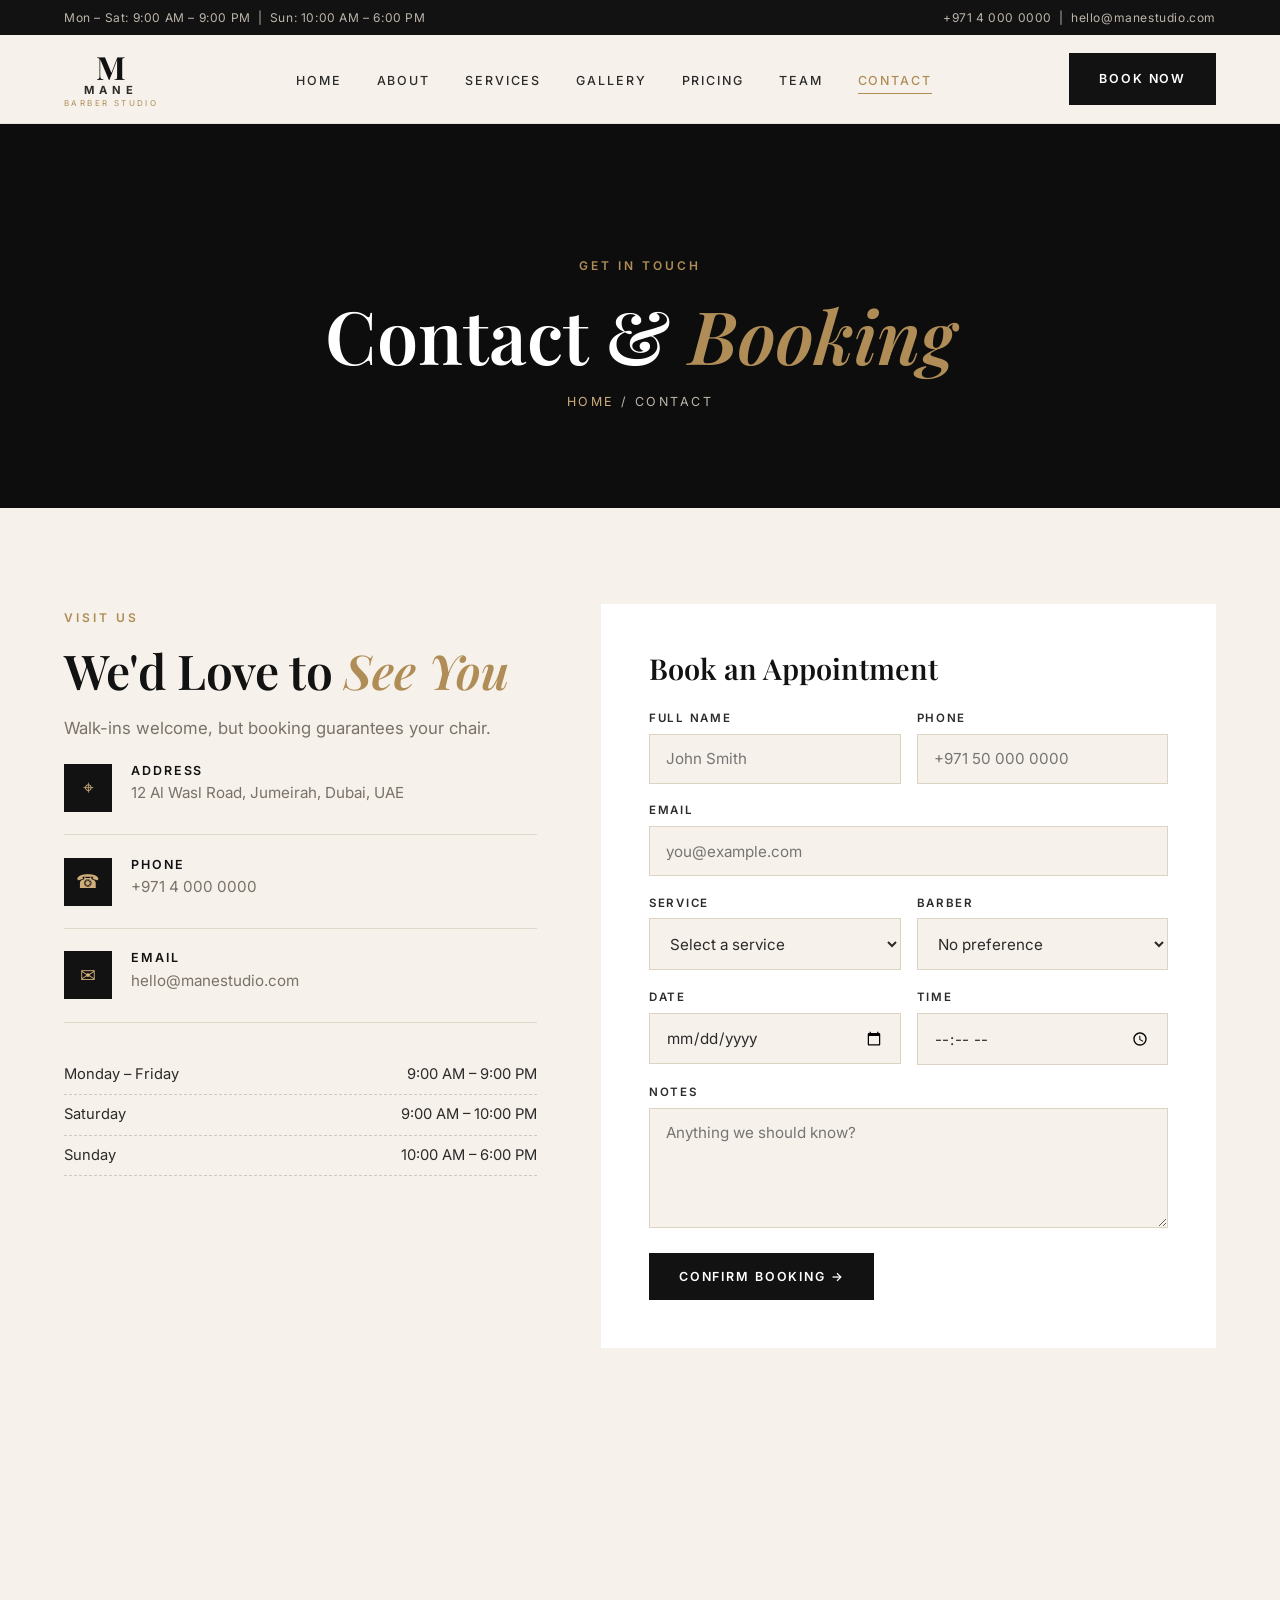
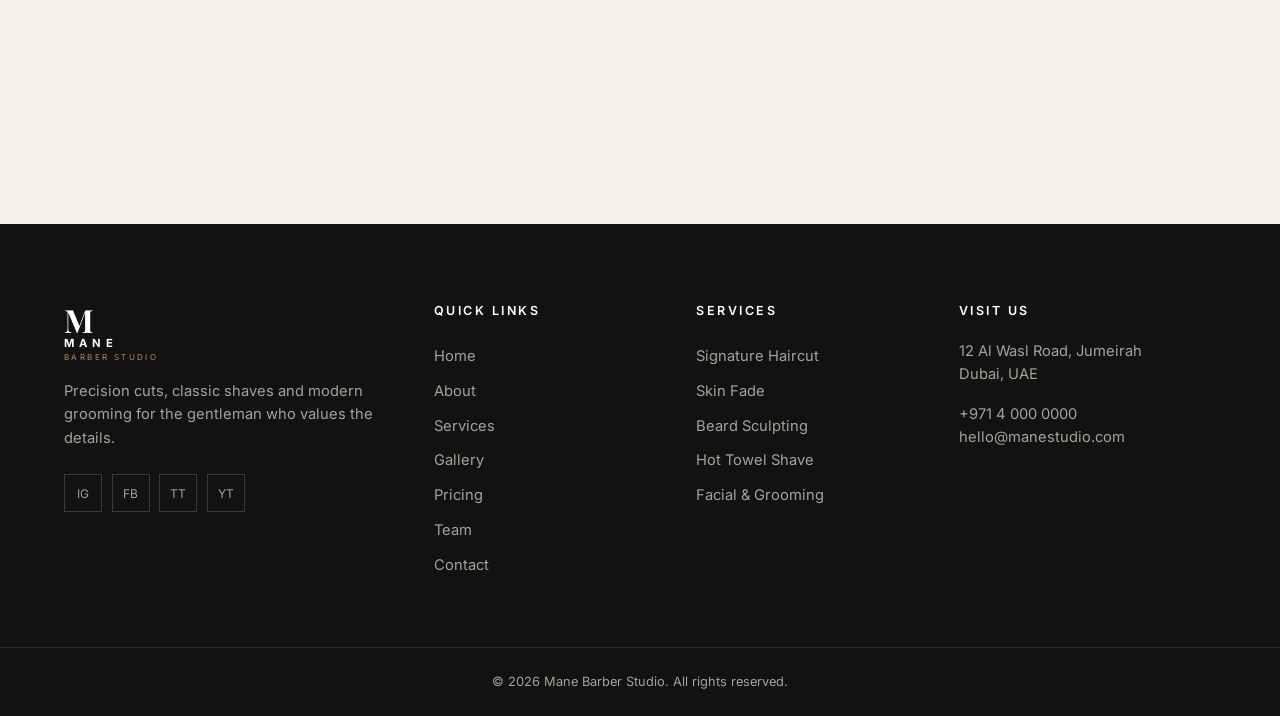
<file: contact.html>
<!DOCTYPE html>
<html lang="en">
<head>
  <meta charset="UTF-8" />
  <meta name="viewport" content="width=device-width, initial-scale=1.0" />
  <title>Contact &amp; Booking | Mane Barber Studio</title>
  <link rel="preconnect" href="https://fonts.googleapis.com" />
  <link rel="preconnect" href="https://fonts.gstatic.com" crossorigin />
  <link href="https://fonts.googleapis.com/css2?family=Inter:wght@300;400;500;600;700&family=Playfair+Display:ital,wght@0,500;0,600;0,700;1,500;1,600&display=swap" rel="stylesheet" />
  <link rel="stylesheet" href="css/style.css" />
</head>
<body>
  <div id="site-header"></div>

  <main>
    <section class="page-hero" style="background-image:url('https://images.unsplash.com/photo-1503951914875-452162b0f3f1?auto=format&fit=crop&w=1800&q=80')">
      <div class="container">
        <span class="eyebrow">Get in Touch</span>
        <h1>Contact &amp; <span class="accent">Booking</span></h1>
        <p class="breadcrumb"><a href="index.html">Home</a> / Contact</p>
      </div>
    </section>

    <section class="section" id="book">
      <div class="container contact-grid">
        <div class="contact-info reveal">
          <span class="eyebrow">Visit Us</span>
          <h2 style="margin-bottom:1rem">We'd Love to <span class="accent">See You</span></h2>
          <p class="lead">Walk-ins welcome, but booking guarantees your chair.</p>

          <div class="info-item">
            <div class="icon">⌖</div>
            <div><h4>Address</h4><p>12 Al Wasl Road, Jumeirah, Dubai, UAE</p></div>
          </div>
          <div class="info-item">
            <div class="icon">☎</div>
            <div><h4>Phone</h4><p><a href="tel:+97140000000">+971 4 000 0000</a></p></div>
          </div>
          <div class="info-item">
            <div class="icon">✉</div>
            <div><h4>Email</h4><p><a href="mailto:hello@manestudio.com">hello@manestudio.com</a></p></div>
          </div>

          <ul class="hours">
            <li><span>Monday – Friday</span><span>9:00 AM – 9:00 PM</span></li>
            <li><span>Saturday</span><span>9:00 AM – 10:00 PM</span></li>
            <li><span>Sunday</span><span>10:00 AM – 6:00 PM</span></li>
          </ul>
        </div>

        <form class="form reveal" data-demo>
          <h3>Book an Appointment</h3>
          <div class="form-row">
            <div class="form-group">
              <label for="name">Full Name</label>
              <input id="name" type="text" required placeholder="John Smith" />
            </div>
            <div class="form-group">
              <label for="phone">Phone</label>
              <input id="phone" type="tel" required placeholder="+971 50 000 0000" />
            </div>
          </div>
          <div class="form-group">
            <label for="email">Email</label>
            <input id="email" type="email" required placeholder="you@example.com" />
          </div>
          <div class="form-row">
            <div class="form-group">
              <label for="service">Service</label>
              <select id="service" required>
                <option value="">Select a service</option>
                <option>Signature Haircut</option>
                <option>Skin Fade</option>
                <option>Beard Sculpting</option>
                <option>Hot Towel Shave</option>
                <option>Styling &amp; Colour</option>
                <option>Facial &amp; Grooming</option>
                <option>Package – The Gentleman</option>
              </select>
            </div>
            <div class="form-group">
              <label for="barber">Barber</label>
              <select id="barber">
                <option>No preference</option>
                <option>Marcus Hale</option>
                <option>Daniel Cruz</option>
                <option>Yusuf Amin</option>
                <option>Leo Martins</option>
              </select>
            </div>
          </div>
          <div class="form-row">
            <div class="form-group">
              <label for="date">Date</label>
              <input id="date" type="date" required />
            </div>
            <div class="form-group">
              <label for="time">Time</label>
              <input id="time" type="time" min="09:00" max="21:00" required />
            </div>
          </div>
          <div class="form-group">
            <label for="notes">Notes</label>
            <textarea id="notes" placeholder="Anything we should know?"></textarea>
          </div>
          <button type="submit" class="btn btn-dark">Confirm Booking &rarr;</button>
          <div class="form-msg">Thank you! Your booking request has been received. We'll confirm shortly.</div>
        </form>
      </div>
    </section>

    <div class="map">
      <iframe src="https://www.google.com/maps?q=Al+Wasl+Road+Jumeirah+Dubai&output=embed" loading="lazy" title="Mane Barber Studio location"></iframe>
    </div>
  </main>

  <div id="site-footer"></div>
  <script src="js/main.js"></script>
</body>
</html>
</file>
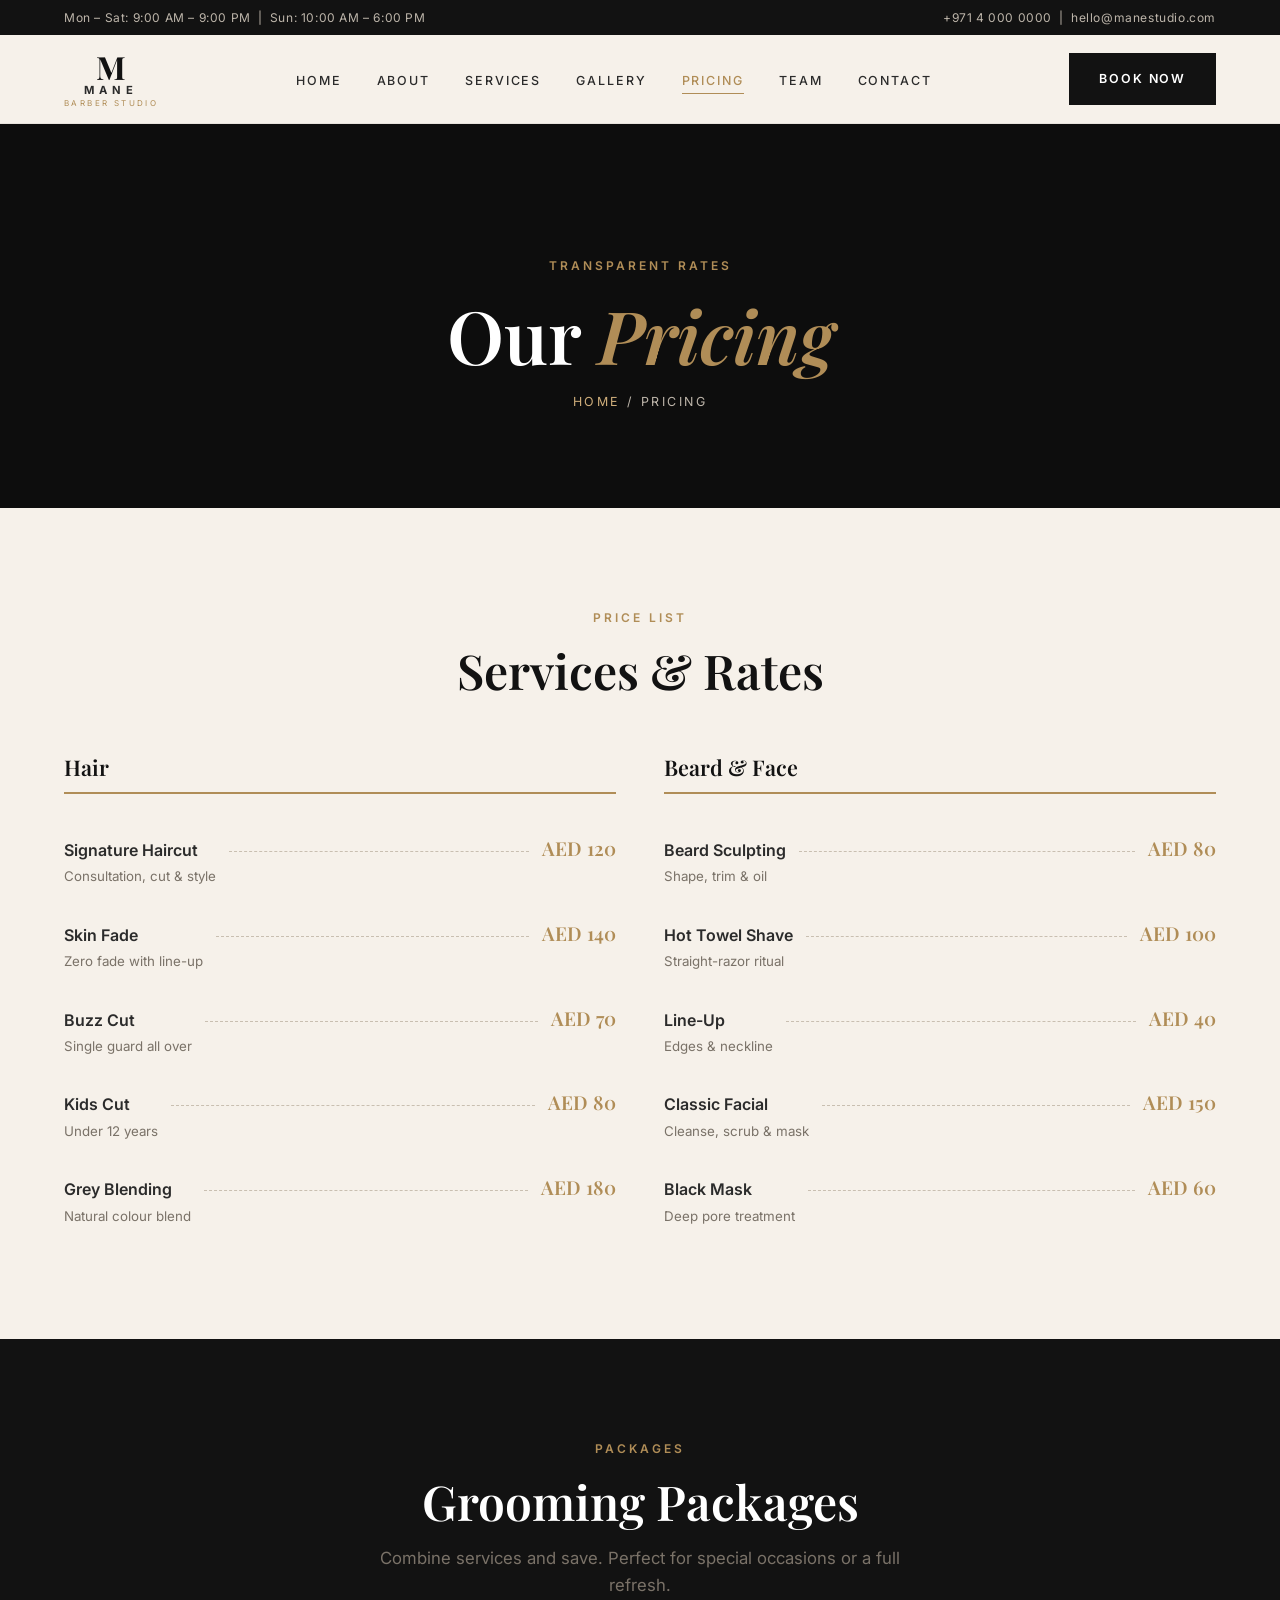
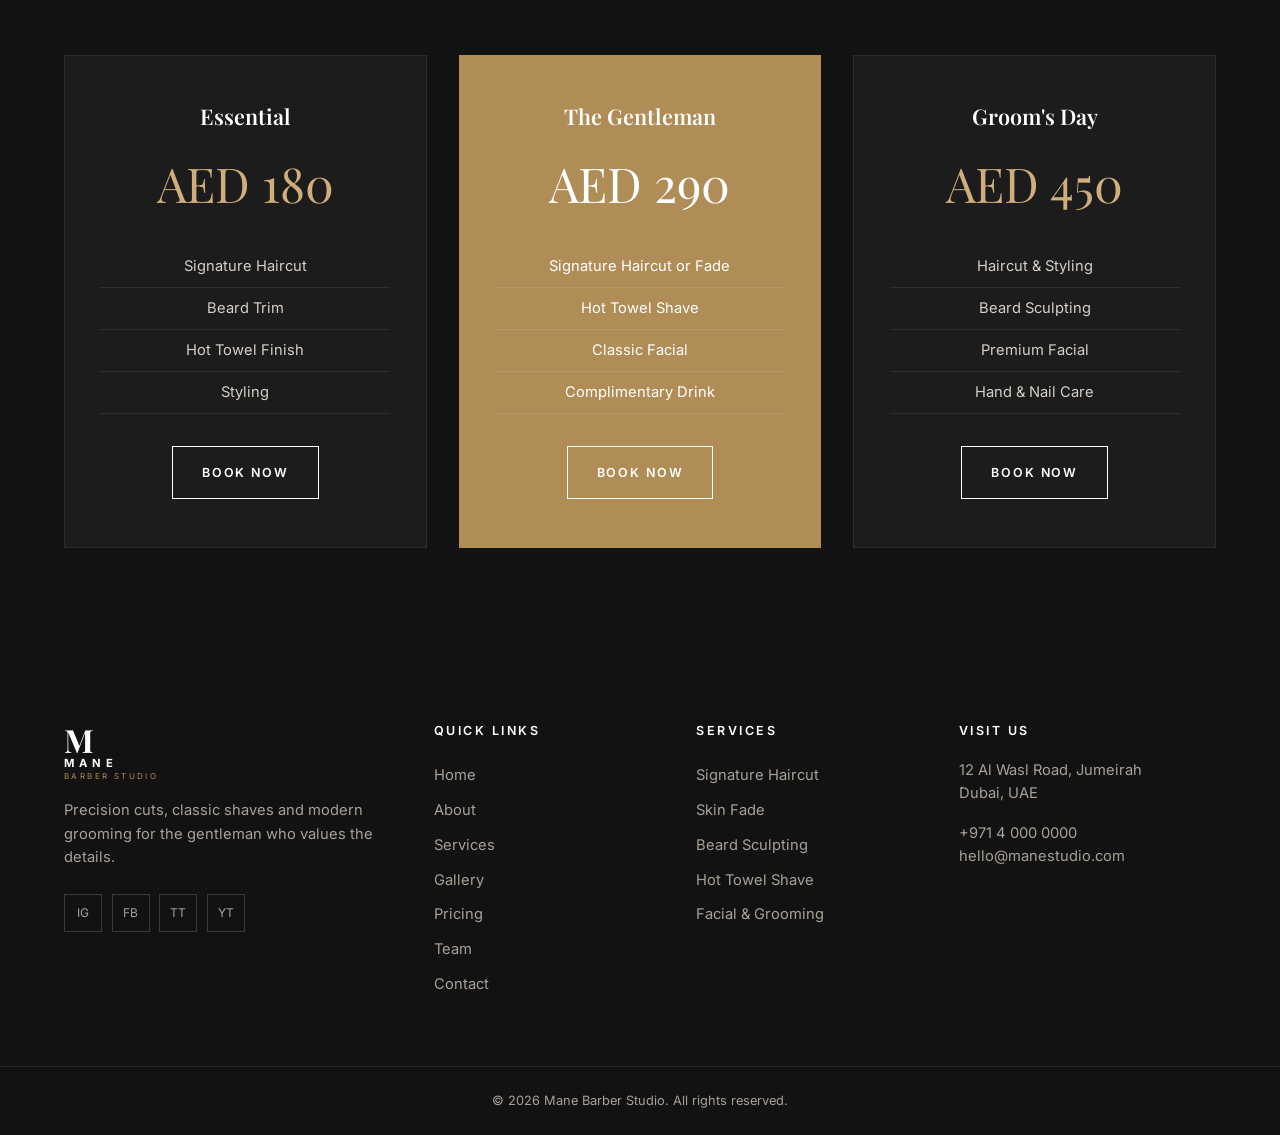
<file: pricing.html>
<!DOCTYPE html>
<html lang="en">
<head>
  <meta charset="UTF-8" />
  <meta name="viewport" content="width=device-width, initial-scale=1.0" />
  <title>Pricing | Mane Barber Studio</title>
  <link rel="preconnect" href="https://fonts.googleapis.com" />
  <link rel="preconnect" href="https://fonts.gstatic.com" crossorigin />
  <link href="https://fonts.googleapis.com/css2?family=Inter:wght@300;400;500;600;700&family=Playfair+Display:ital,wght@0,500;0,600;0,700;1,500;1,600&display=swap" rel="stylesheet" />
  <link rel="stylesheet" href="css/style.css" />
</head>
<body>
  <div id="site-header"></div>

  <main>
    <section class="page-hero" style="background-image:url('https://images.unsplash.com/photo-1512690459411-b9245aed614b?auto=format&fit=crop&w=1800&q=80')">
      <div class="container">
        <span class="eyebrow">Transparent Rates</span>
        <h1>Our <span class="accent">Pricing</span></h1>
        <p class="breadcrumb"><a href="index.html">Home</a> / Pricing</p>
      </div>
    </section>

    <section class="section">
      <div class="container">
        <div class="section-head reveal">
          <span class="eyebrow">Price List</span>
          <h2>Services &amp; Rates</h2>
        </div>
        <div class="price-tables">
          <div class="price-group reveal">
            <h3>Hair</h3>
            <div class="price-item"><div class="label"><strong>Signature Haircut</strong><small>Consultation, cut &amp; style</small></div><span class="dots"></span><span class="amount">AED 120</span></div>
            <div class="price-item"><div class="label"><strong>Skin Fade</strong><small>Zero fade with line-up</small></div><span class="dots"></span><span class="amount">AED 140</span></div>
            <div class="price-item"><div class="label"><strong>Buzz Cut</strong><small>Single guard all over</small></div><span class="dots"></span><span class="amount">AED 70</span></div>
            <div class="price-item"><div class="label"><strong>Kids Cut</strong><small>Under 12 years</small></div><span class="dots"></span><span class="amount">AED 80</span></div>
            <div class="price-item"><div class="label"><strong>Grey Blending</strong><small>Natural colour blend</small></div><span class="dots"></span><span class="amount">AED 180</span></div>
          </div>
          <div class="price-group reveal">
            <h3>Beard &amp; Face</h3>
            <div class="price-item"><div class="label"><strong>Beard Sculpting</strong><small>Shape, trim &amp; oil</small></div><span class="dots"></span><span class="amount">AED 80</span></div>
            <div class="price-item"><div class="label"><strong>Hot Towel Shave</strong><small>Straight-razor ritual</small></div><span class="dots"></span><span class="amount">AED 100</span></div>
            <div class="price-item"><div class="label"><strong>Line-Up</strong><small>Edges &amp; neckline</small></div><span class="dots"></span><span class="amount">AED 40</span></div>
            <div class="price-item"><div class="label"><strong>Classic Facial</strong><small>Cleanse, scrub &amp; mask</small></div><span class="dots"></span><span class="amount">AED 150</span></div>
            <div class="price-item"><div class="label"><strong>Black Mask</strong><small>Deep pore treatment</small></div><span class="dots"></span><span class="amount">AED 60</span></div>
          </div>
        </div>
      </div>
    </section>

    <section class="section section-dark">
      <div class="container">
        <div class="section-head reveal">
          <span class="eyebrow">Packages</span>
          <h2>Grooming Packages</h2>
          <p class="lead">Combine services and save. Perfect for special occasions or a full refresh.</p>
        </div>
        <div class="packages">
          <div class="package reveal">
            <h3>Essential</h3>
            <div class="pkg-price">AED 180</div>
            <ul>
              <li>Signature Haircut</li>
              <li>Beard Trim</li>
              <li>Hot Towel Finish</li>
              <li>Styling</li>
            </ul>
            <a href="contact.html#book" class="btn btn-light">Book Now</a>
          </div>
          <div class="package featured reveal">
            <h3>The Gentleman</h3>
            <div class="pkg-price">AED 290</div>
            <ul>
              <li>Signature Haircut or Fade</li>
              <li>Hot Towel Shave</li>
              <li>Classic Facial</li>
              <li>Complimentary Drink</li>
            </ul>
            <a href="contact.html#book" class="btn btn-light">Book Now</a>
          </div>
          <div class="package reveal">
            <h3>Groom's Day</h3>
            <div class="pkg-price">AED 450</div>
            <ul>
              <li>Haircut &amp; Styling</li>
              <li>Beard Sculpting</li>
              <li>Premium Facial</li>
              <li>Hand &amp; Nail Care</li>
            </ul>
            <a href="contact.html#book" class="btn btn-light">Book Now</a>
          </div>
        </div>
      </div>
    </section>
  </main>

  <div id="site-footer"></div>
  <script src="js/main.js"></script>
</body>
</html>
</file>
<file: css/style.css>
:root {
  --cream: #f6f1ea;
  --cream-2: #efe7dc;
  --dark: #121212;
  --dark-2: #1c1c1c;
  --gold: #b08d57;
  --gold-light: #cfae7b;
  --text: #2b2b2b;
  --muted: #7a7268;
  --white: #ffffff;
  --serif: "Playfair Display", Georgia, serif;
  --sans: "Inter", "Segoe UI", Arial, sans-serif;
  --container: 1200px;
}

* { box-sizing: border-box; margin: 0; padding: 0; }
html { scroll-behavior: smooth; }
body {
  font-family: var(--sans);
  color: var(--text);
  background: var(--cream);
  line-height: 1.6;
}
img { max-width: 100%; display: block; }
a { color: inherit; text-decoration: none; }
ul { list-style: none; }

.container { width: 90%; max-width: var(--container); margin: 0 auto; }

/* ---------- Typography ---------- */
h1, h2, h3, h4 { font-family: var(--serif); font-weight: 600; line-height: 1.15; color: var(--dark); }
h1 { font-size: clamp(2.6rem, 6vw, 4.6rem); }
h2 { font-size: clamp(2rem, 4vw, 3rem); }
h3 { font-size: 1.35rem; }
.accent { color: var(--gold); font-style: italic; }
.eyebrow {
  display: inline-block;
  font-size: 0.75rem;
  letter-spacing: 0.25em;
  text-transform: uppercase;
  color: var(--gold);
  margin-bottom: 1rem;
  font-weight: 600;
}
.lead { color: var(--muted); font-size: 1.05rem; max-width: 520px; }

/* ---------- Buttons ---------- */
.btn {
  display: inline-flex;
  align-items: center;
  gap: 0.6rem;
  padding: 0.95rem 1.8rem;
  font-size: 0.78rem;
  letter-spacing: 0.15em;
  text-transform: uppercase;
  font-weight: 600;
  border: 1px solid var(--dark);
  transition: all 0.3s ease;
  cursor: pointer;
  font-family: var(--sans);
}
.btn-dark { background: var(--dark); color: var(--white); }
.btn-dark:hover { background: var(--gold); border-color: var(--gold); }
.btn-outline { background: transparent; color: var(--dark); }
.btn-outline:hover { background: var(--dark); color: var(--white); }
.btn-gold { background: var(--gold); color: var(--white); border-color: var(--gold); }
.btn-gold:hover { background: transparent; color: var(--gold-light); border-color: var(--gold-light); }
.btn-light { background: transparent; color: var(--white); border-color: var(--white); }
.btn-light:hover { background: var(--white); color: var(--dark); }

/* ---------- Top bar & Header ---------- */
.topbar {
  background: var(--dark);
  color: #bdb5aa;
  font-size: 0.75rem;
  letter-spacing: 0.05em;
}
.topbar .container { display: flex; justify-content: space-between; padding: 0.5rem 0; gap: 1rem; flex-wrap: wrap; }
.topbar a:hover { color: var(--gold-light); }

.header {
  position: sticky;
  top: 0;
  z-index: 100;
  background: rgba(246, 241, 234, 0.96);
  backdrop-filter: blur(8px);
  border-bottom: 1px solid rgba(0, 0, 0, 0.06);
}
.header .container { display: flex; align-items: center; justify-content: space-between; padding: 1rem 0; }
.logo { display: flex; flex-direction: column; align-items: center; line-height: 1; }
.logo .mark { font-family: var(--serif); font-size: 2rem; font-weight: 700; color: var(--dark); }
.logo .name { font-size: 0.7rem; letter-spacing: 0.45em; font-weight: 700; margin-top: 2px; }
.logo .tag { font-size: 0.5rem; letter-spacing: 0.3em; color: var(--gold); margin-top: 3px; }

.nav ul { display: flex; gap: 2.2rem; }
.nav a {
  font-size: 0.78rem;
  letter-spacing: 0.15em;
  text-transform: uppercase;
  font-weight: 500;
  position: relative;
  padding: 0.3rem 0;
}
.nav a::after {
  content: "";
  position: absolute;
  left: 0; bottom: -2px;
  width: 0; height: 1px;
  background: var(--gold);
  transition: width 0.3s;
}
.nav a:hover::after, .nav a.active::after { width: 100%; }
.nav a.active { color: var(--gold); }

.menu-toggle { display: none; background: none; border: none; cursor: pointer; padding: 0.4rem; }
.menu-toggle span { display: block; width: 26px; height: 2px; background: var(--dark); margin: 5px 0; transition: 0.3s; }

/* ---------- Hero (home) ---------- */
.hero { display: grid; grid-template-columns: 1fr 1fr; min-height: 640px; }
.hero-text { display: flex; flex-direction: column; justify-content: center; padding: 4rem 6% 4rem 10%; }
.hero-text h1 { margin-bottom: 1.5rem; }
.hero-text .lead { margin-bottom: 2.2rem; }
.hero-actions { display: flex; gap: 1rem; flex-wrap: wrap; }
.hero-proof { display: flex; align-items: center; gap: 1rem; margin-top: 2.5rem; }
.avatars { display: flex; }
.avatars img { width: 40px; height: 40px; border-radius: 50%; border: 2px solid var(--cream); object-fit: cover; margin-left: -10px; background: #ccc; }
.avatars img:first-child { margin-left: 0; }
.stars { color: var(--gold); letter-spacing: 2px; }
.hero-proof small { color: var(--muted); display: block; font-size: 0.8rem; }
.hero-image { position: relative; background: var(--dark); overflow: hidden; }
.hero-image img { width: 100%; height: 100%; object-fit: cover; }
.hero-image::after {
  content: "";
  position: absolute; inset: 0;
  background: linear-gradient(90deg, rgba(246,241,234,0.35) 0%, transparent 30%);
}

/* ---------- Features strip ---------- */
.features { background: var(--cream-2); border-top: 1px solid rgba(0,0,0,0.05); border-bottom: 1px solid rgba(0,0,0,0.05); }
.features .container { display: grid; grid-template-columns: repeat(3, 1fr); }
.feature { display: flex; gap: 1rem; padding: 2rem 1.5rem; align-items: flex-start; }
.feature + .feature { border-left: 1px solid rgba(0,0,0,0.08); }
.feature .icon { font-size: 1.6rem; color: var(--gold); line-height: 1; }
.feature h4 { font-family: var(--sans); font-size: 0.78rem; letter-spacing: 0.15em; text-transform: uppercase; margin-bottom: 0.3rem; }
.feature p { font-size: 0.88rem; color: var(--muted); }

/* ---------- Sections ---------- */
.section { padding: 6rem 0; }
.section-dark { background: var(--dark); color: #d6cfc5; }
.section-dark h2, .section-dark h3 { color: var(--white); }
.section-head { text-align: center; max-width: 640px; margin: 0 auto 3.5rem; }
.section-head .lead { margin: 1rem auto 0; }

.split { display: grid; grid-template-columns: 1fr 2fr; gap: 4rem; align-items: center; }
.split-even { display: grid; grid-template-columns: 1fr 1fr; gap: 4rem; align-items: center; }
.split h2 { margin-bottom: 1.2rem; }
.split .lead, .split-even .lead { margin-bottom: 2rem; }

/* ---------- Style cards ---------- */
.cards { display: grid; grid-template-columns: repeat(3, 1fr); gap: 1.5rem; }
.card-img { overflow: hidden; background: var(--dark-2); aspect-ratio: 3 / 4; }
.card-img img { width: 100%; height: 100%; object-fit: cover; transition: transform 0.6s ease; }
.style-card:hover .card-img img { transform: scale(1.06); }
.style-card h4 { font-family: var(--sans); font-size: 0.8rem; letter-spacing: 0.15em; text-transform: uppercase; margin-top: 1rem; }
.style-card p { font-size: 0.85rem; color: var(--muted); }

/* ---------- Banner / CTA ---------- */
.banner { display: grid; grid-template-columns: 1fr 1.4fr; background: var(--dark); }
.banner-text { padding: 5rem 8%; display: flex; flex-direction: column; justify-content: center; }
.banner-text h2 { color: var(--white); margin-bottom: 1.2rem; }
.banner-text p { color: #a9a197; margin-bottom: 1.5rem; }
.signature { font-family: var(--serif); font-style: italic; font-size: 1.6rem; color: var(--gold-light); margin-bottom: 2rem; }
.banner-image { min-height: 420px; background: var(--dark-2); }
.banner-image img { width: 100%; height: 100%; object-fit: cover; }

/* ---------- Page hero (inner pages) ---------- */
.page-hero {
  position: relative;
  padding: 8rem 0 6rem;
  background: var(--dark) center / cover no-repeat;
  color: var(--white);
  text-align: center;
}
.page-hero::before { content: ""; position: absolute; inset: 0; background: rgba(12, 12, 12, 0.7); }
.page-hero .container { position: relative; }
.page-hero h1 { color: var(--white); margin-bottom: 1rem; }
.breadcrumb { font-size: 0.78rem; letter-spacing: 0.2em; text-transform: uppercase; color: #bdb5aa; }
.breadcrumb a { color: var(--gold-light); }

/* ---------- About ---------- */
.about-img { position: relative; }
.about-img img { width: 100%; aspect-ratio: 4 / 5; object-fit: cover; background: var(--dark-2); }
.about-img .badge {
  position: absolute; bottom: -2rem; right: -2rem;
  background: var(--gold); color: var(--white);
  padding: 1.8rem 2rem; text-align: center;
}
.badge strong { display: block; font-family: var(--serif); font-size: 2.6rem; line-height: 1; }
.badge span { font-size: 0.72rem; letter-spacing: 0.2em; text-transform: uppercase; }
.check-list li { padding: 0.5rem 0 0.5rem 1.8rem; position: relative; }
.check-list li::before { content: "✓"; position: absolute; left: 0; color: var(--gold); font-weight: 700; }

.stats { display: grid; grid-template-columns: repeat(4, 1fr); gap: 2rem; text-align: center; }
.stat strong { display: block; font-family: var(--serif); font-size: 3rem; color: var(--gold-light); }
.stat span { font-size: 0.78rem; letter-spacing: 0.2em; text-transform: uppercase; }

.values { display: grid; grid-template-columns: repeat(3, 1fr); gap: 2rem; }
.value { background: var(--white); padding: 2.5rem 2rem; border-top: 3px solid var(--gold); }
.value .icon { font-size: 2rem; color: var(--gold); margin-bottom: 1rem; }
.value h3 { margin-bottom: 0.6rem; }
.value p { color: var(--muted); font-size: 0.95rem; }

/* ---------- Services ---------- */
.services-grid { display: grid; grid-template-columns: repeat(3, 1fr); gap: 2rem; }
.service-card { background: var(--white); overflow: hidden; transition: transform 0.3s, box-shadow 0.3s; }
.service-card:hover { transform: translateY(-6px); box-shadow: 0 20px 40px rgba(0,0,0,0.08); }
.service-card .card-img { aspect-ratio: 4 / 3; }
.service-body { padding: 1.8rem; }
.service-body h3 { margin-bottom: 0.5rem; }
.service-body p { color: var(--muted); font-size: 0.92rem; margin-bottom: 1.2rem; }
.service-meta { display: flex; justify-content: space-between; border-top: 1px solid #eee; padding-top: 1rem; font-size: 0.85rem; }
.service-meta .price { color: var(--gold); font-weight: 700; font-size: 1.05rem; }

.steps { display: grid; grid-template-columns: repeat(4, 1fr); gap: 2rem; }
.step { text-align: center; }
.step .num { font-family: var(--serif); font-size: 3rem; color: var(--gold-light); line-height: 1; margin-bottom: 0.8rem; }
.step h3 { margin-bottom: 0.5rem; }
.step p { font-size: 0.9rem; color: #a9a197; }

/* ---------- Pricing ---------- */
.price-tables { display: grid; grid-template-columns: repeat(2, 1fr); gap: 3rem; }
.price-group h3 { margin-bottom: 1.5rem; padding-bottom: 0.8rem; border-bottom: 2px solid var(--gold); }
.price-item { display: flex; align-items: baseline; gap: 0.8rem; padding: 0.9rem 0; }
.price-item .label strong { display: block; font-weight: 600; }
.price-item .label small { color: var(--muted); }
.price-item .dots { flex: 1; border-bottom: 1px dashed #c9bfb1; transform: translateY(-4px); }
.price-item .amount { font-family: var(--serif); font-size: 1.2rem; color: var(--gold); font-weight: 600; }

.packages { display: grid; grid-template-columns: repeat(3, 1fr); gap: 2rem; }
.package { background: var(--dark-2); padding: 3rem 2.2rem; text-align: center; border: 1px solid #2c2c2c; transition: transform 0.3s; }
.package:hover { transform: translateY(-6px); }
.package.featured { background: var(--gold); border-color: var(--gold); }
.package.featured h3, .package.featured .pkg-price, .package.featured li { color: var(--white); }
.package h3 { margin-bottom: 1rem; }
.pkg-price { font-family: var(--serif); font-size: 3rem; color: var(--gold-light); margin-bottom: 1.5rem; }
.pkg-price small { font-size: 1rem; }
.package ul { margin-bottom: 2rem; }
.package li { padding: 0.55rem 0; border-bottom: 1px solid rgba(255,255,255,0.08); font-size: 0.92rem; }

/* ---------- Gallery ---------- */
.filters { display: flex; justify-content: center; gap: 0.8rem; margin-bottom: 2.5rem; flex-wrap: wrap; }
.filter-btn { background: transparent; border: 1px solid #cfc6b9; padding: 0.6rem 1.4rem; font-size: 0.75rem; letter-spacing: 0.15em; text-transform: uppercase; cursor: pointer; font-family: var(--sans); transition: 0.3s; }
.filter-btn.active, .filter-btn:hover { background: var(--dark); color: var(--white); border-color: var(--dark); }
.gallery-grid { display: grid; grid-template-columns: repeat(4, 1fr); grid-auto-rows: 260px; gap: 1rem; }
.gallery-item { position: relative; overflow: hidden; cursor: pointer; background: var(--dark-2); }
.gallery-item.tall { grid-row: span 2; }
.gallery-item.wide { grid-column: span 2; }
.gallery-item img { width: 100%; height: 100%; object-fit: cover; transition: transform 0.6s; }
.gallery-item .overlay {
  position: absolute; inset: 0;
  background: linear-gradient(transparent 40%, rgba(0,0,0,0.8));
  display: flex; align-items: flex-end; padding: 1.2rem;
  color: var(--white); opacity: 0; transition: opacity 0.4s;
  font-size: 0.8rem; letter-spacing: 0.15em; text-transform: uppercase;
}
.gallery-item:hover img { transform: scale(1.08); }
.gallery-item:hover .overlay { opacity: 1; }
.gallery-item.hide { display: none; }

.lightbox { position: fixed; inset: 0; background: rgba(0,0,0,0.92); display: none; align-items: center; justify-content: center; z-index: 999; padding: 2rem; }
.lightbox.open { display: flex; }
.lightbox img { max-height: 85vh; max-width: 90vw; object-fit: contain; }
.lightbox-close { position: absolute; top: 1.5rem; right: 2rem; color: var(--white); font-size: 2.5rem; background: none; border: none; cursor: pointer; }

/* ---------- Team ---------- */
.team-grid { display: grid; grid-template-columns: repeat(4, 1fr); gap: 2rem; }
.member .card-img { aspect-ratio: 3 / 4; position: relative; }
.member .socials {
  position: absolute; bottom: 0; left: 0; right: 0;
  display: flex; justify-content: center; gap: 0.8rem; padding: 1rem;
  background: rgba(18,18,18,0.85);
  transform: translateY(100%); transition: transform 0.4s;
}
.member:hover .socials { transform: translateY(0); }
.socials a { color: var(--white); font-size: 0.75rem; letter-spacing: 0.1em; text-transform: uppercase; }
.socials a:hover { color: var(--gold-light); }
.member h3 { margin-top: 1.2rem; }
.member .role { color: var(--gold); font-size: 0.78rem; letter-spacing: 0.15em; text-transform: uppercase; }

.testimonials { display: grid; grid-template-columns: repeat(3, 1fr); gap: 2rem; }
.testimonial { background: var(--dark-2); padding: 2.5rem 2rem; border: 1px solid #2c2c2c; }
.testimonial .quote { font-family: var(--serif); font-size: 3rem; color: var(--gold); line-height: 0.5; display: block; margin-bottom: 1rem; }
.testimonial p { font-style: italic; margin-bottom: 1.5rem; }
.testimonial strong { color: var(--white); display: block; }
.testimonial small { color: var(--gold-light); }

/* ---------- Contact ---------- */
.contact-grid { display: grid; grid-template-columns: 1fr 1.3fr; gap: 4rem; }
.contact-info .info-item { display: flex; gap: 1.2rem; padding: 1.4rem 0; border-bottom: 1px solid #e0d7ca; }
.info-item .icon { width: 48px; height: 48px; flex-shrink: 0; background: var(--dark); color: var(--gold-light); display: grid; place-items: center; font-size: 1.2rem; }
.info-item h4 { font-family: var(--sans); font-size: 0.78rem; letter-spacing: 0.15em; text-transform: uppercase; margin-bottom: 0.2rem; }
.info-item p { color: var(--muted); font-size: 0.95rem; }
.hours { margin-top: 2rem; }
.hours li { display: flex; justify-content: space-between; padding: 0.5rem 0; border-bottom: 1px dashed #d4cabc; font-size: 0.92rem; }

.form { background: var(--white); padding: 3rem; }
.form h3 { margin-bottom: 1.5rem; font-size: 1.8rem; }
.form-row { display: grid; grid-template-columns: 1fr 1fr; gap: 1rem; }
.form-group { margin-bottom: 1.1rem; }
.form label { display: block; font-size: 0.72rem; letter-spacing: 0.15em; text-transform: uppercase; font-weight: 600; margin-bottom: 0.4rem; }
.form input, .form select, .form textarea {
  width: 100%; padding: 0.9rem 1rem;
  border: 1px solid #ddd3c5; background: var(--cream);
  font-family: var(--sans); font-size: 0.95rem; color: var(--text);
  transition: border-color 0.3s;
}
.form input:focus, .form select:focus, .form textarea:focus { outline: none; border-color: var(--gold); }
.form textarea { resize: vertical; min-height: 120px; }
.form-msg { margin-top: 1rem; padding: 0.9rem 1rem; background: #e8f3e8; color: #2d6a2d; display: none; font-size: 0.92rem; }
.form-msg.show { display: block; }
.map { margin-top: 0; height: 380px; filter: grayscale(1) contrast(1.1); }
.map iframe { width: 100%; height: 100%; border: 0; }

/* ---------- Footer ---------- */
.footer { background: var(--dark); color: #a9a197; padding: 5rem 0 0; }
.footer-grid { display: grid; grid-template-columns: 1.5fr 1fr 1fr 1.2fr; gap: 3rem; }
.footer .logo { align-items: flex-start; margin-bottom: 1.2rem; }
.footer .logo .mark, .footer .logo .name { color: var(--white); }
.footer h4 { color: var(--white); font-family: var(--sans); font-size: 0.78rem; letter-spacing: 0.2em; text-transform: uppercase; margin-bottom: 1.3rem; }
.footer li { padding: 0.35rem 0; font-size: 0.92rem; }
.footer a:hover { color: var(--gold-light); }
.footer p { font-size: 0.92rem; }
.footer-socials { display: flex; gap: 0.6rem; margin-top: 1.5rem; }
.footer-socials a { width: 38px; height: 38px; border: 1px solid #3a3a3a; display: grid; place-items: center; font-size: 0.75rem; transition: 0.3s; }
.footer-socials a:hover { background: var(--gold); border-color: var(--gold); color: var(--white); }
.footer-bottom { border-top: 1px solid #2a2a2a; margin-top: 4rem; padding: 1.5rem 0; text-align: center; font-size: 0.8rem; }

/* ---------- Reveal animation ---------- */
.reveal { opacity: 0; transform: translateY(30px); transition: opacity 0.8s ease, transform 0.8s ease; }
.reveal.visible { opacity: 1; transform: none; }

/* ---------- Responsive ---------- */
@media (max-width: 1024px) {
  .team-grid, .gallery-grid { grid-template-columns: repeat(3, 1fr); }
  .footer-grid { grid-template-columns: 1fr 1fr; }
  .steps, .stats { grid-template-columns: repeat(2, 1fr); }
}

@media (max-width: 860px) {
  .menu-toggle { display: block; }
  .nav {
    position: absolute; top: 100%; left: 0; right: 0;
    background: var(--cream);
    max-height: 0; overflow: hidden;
    transition: max-height 0.4s ease;
    box-shadow: 0 10px 20px rgba(0,0,0,0.06);
  }
  .nav.open { max-height: 420px; }
  .nav ul { flex-direction: column; gap: 0; padding: 1rem 5%; }
  .nav li { border-bottom: 1px solid rgba(0,0,0,0.06); }
  .nav a { display: block; padding: 0.9rem 0; }
  .header-cta { display: none; }

  .hero, .banner, .split, .split-even, .contact-grid, .price-tables { grid-template-columns: 1fr; }
  .hero-text { padding: 4rem 6%; }
  .hero-image { min-height: 420px; }
  .features .container { grid-template-columns: 1fr; }
  .feature + .feature { border-left: none; border-top: 1px solid rgba(0,0,0,0.08); }
  .cards, .services-grid, .values, .packages, .testimonials { grid-template-columns: 1fr 1fr; }
  .team-grid, .gallery-grid { grid-template-columns: repeat(2, 1fr); }
  .about-img .badge { right: 1rem; bottom: 1rem; }
  .topbar .hide-sm { display: none; }
}

@media (max-width: 560px) {
  .section { padding: 4rem 0; }
  .cards, .services-grid, .values, .packages, .testimonials, .team-grid, .stats, .steps { grid-template-columns: 1fr; }
  .gallery-grid { grid-template-columns: 1fr; grid-auto-rows: 300px; }
  .gallery-item.tall, .gallery-item.wide { grid-row: auto; grid-column: auto; }
  .form { padding: 2rem 1.5rem; }
  .form-row { grid-template-columns: 1fr; }
  .footer-grid { grid-template-columns: 1fr; }
}
</file>
